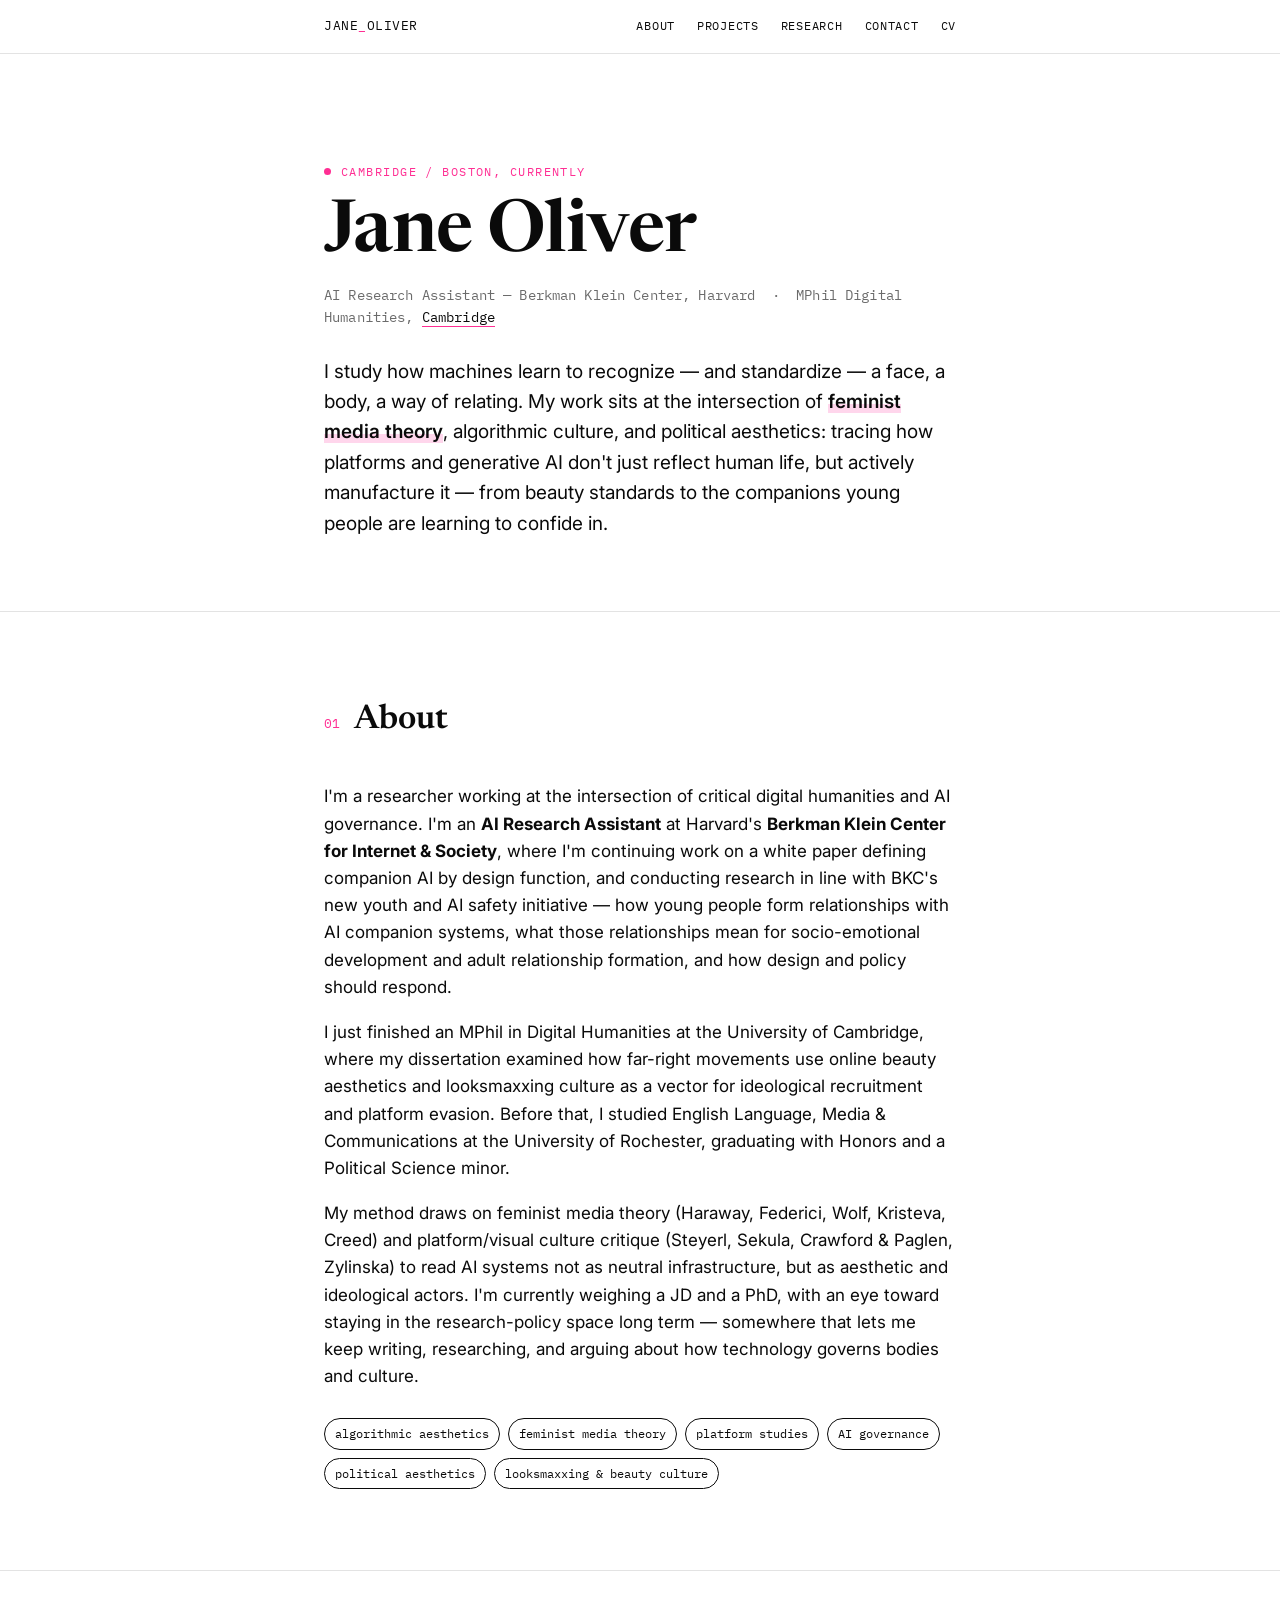
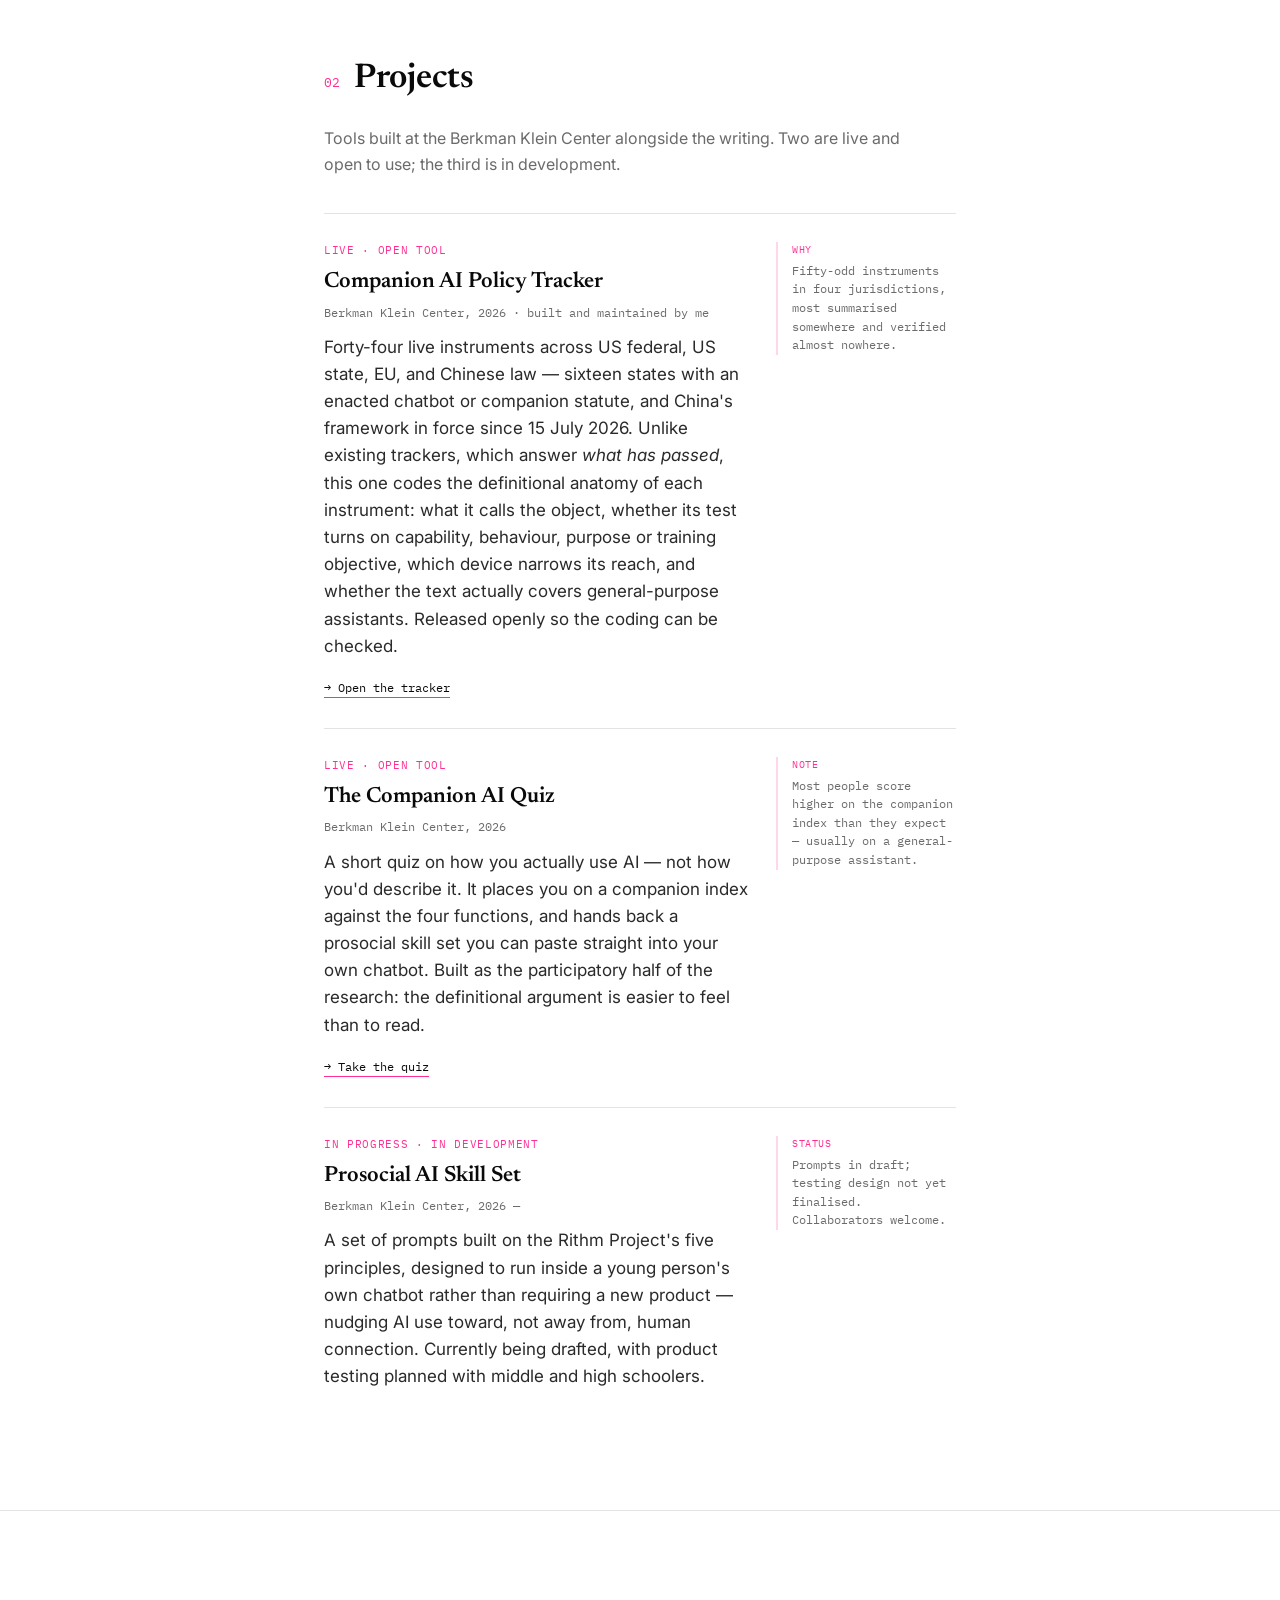
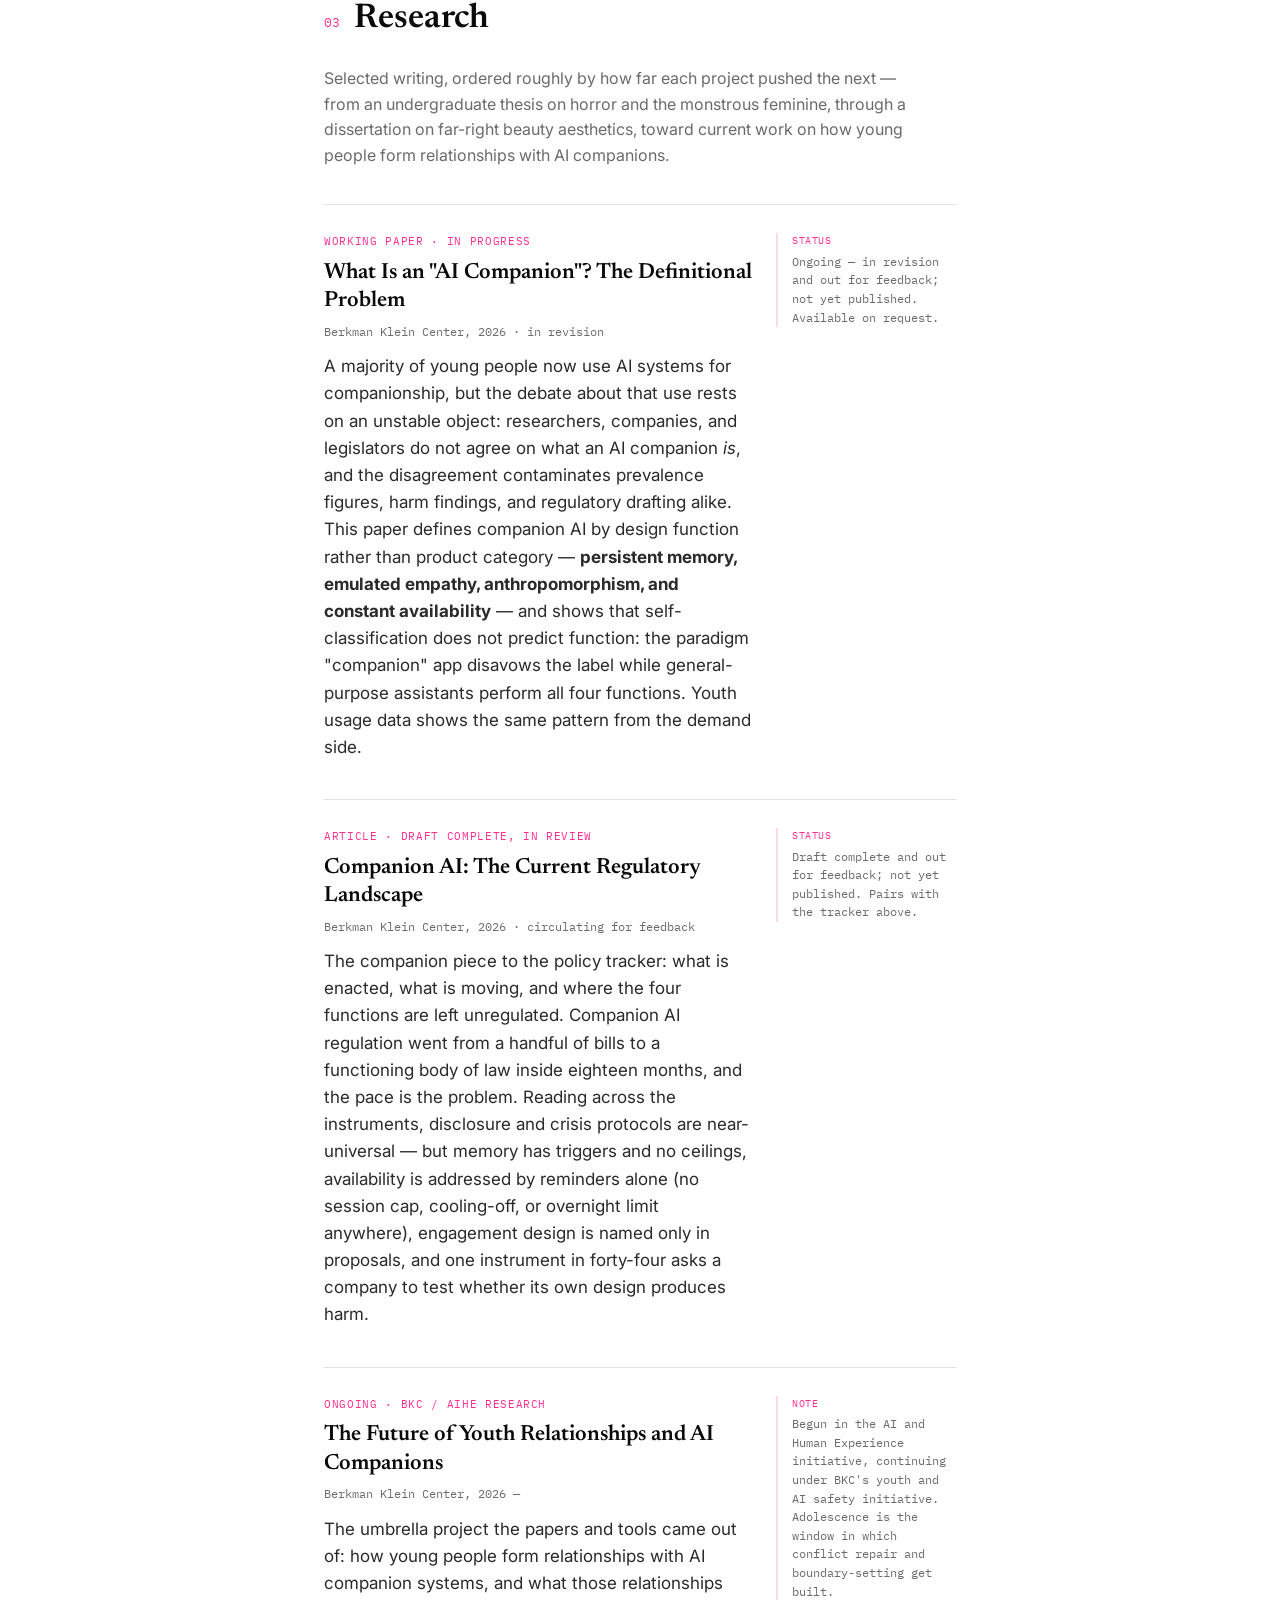
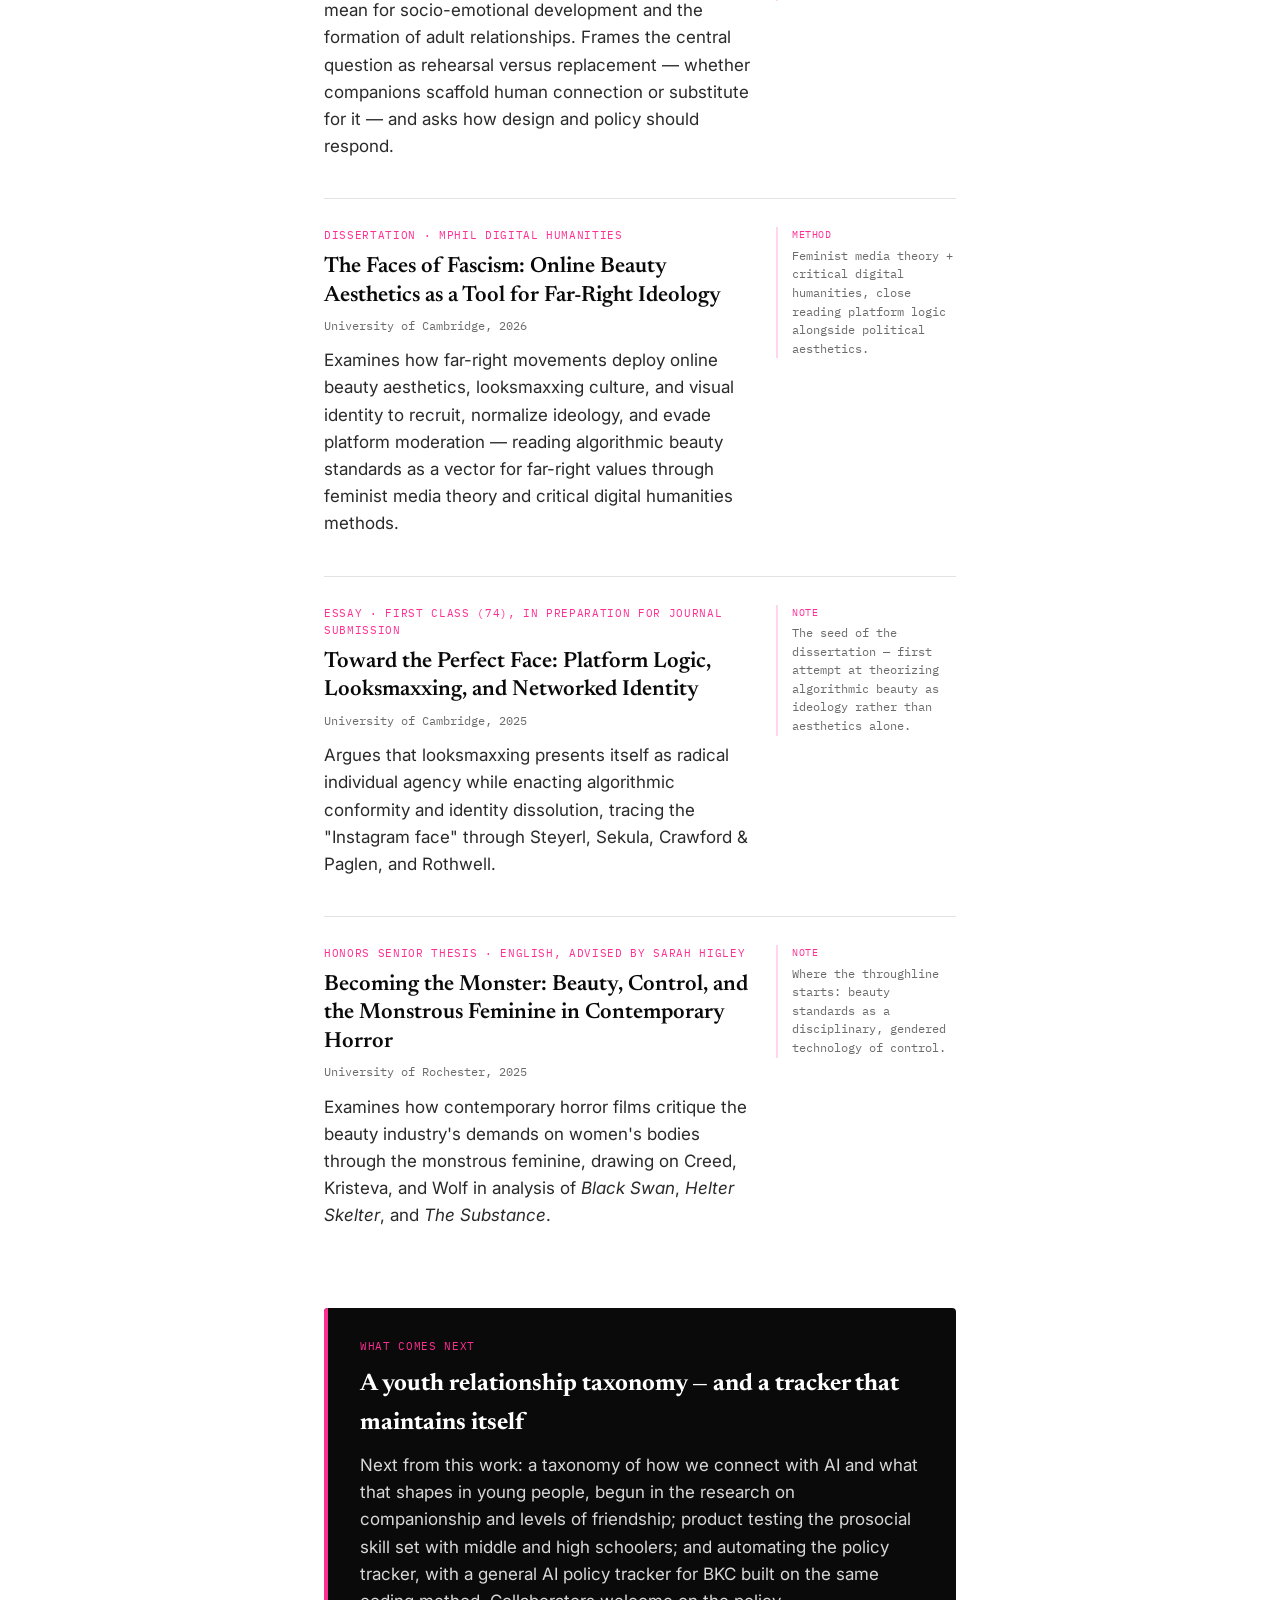
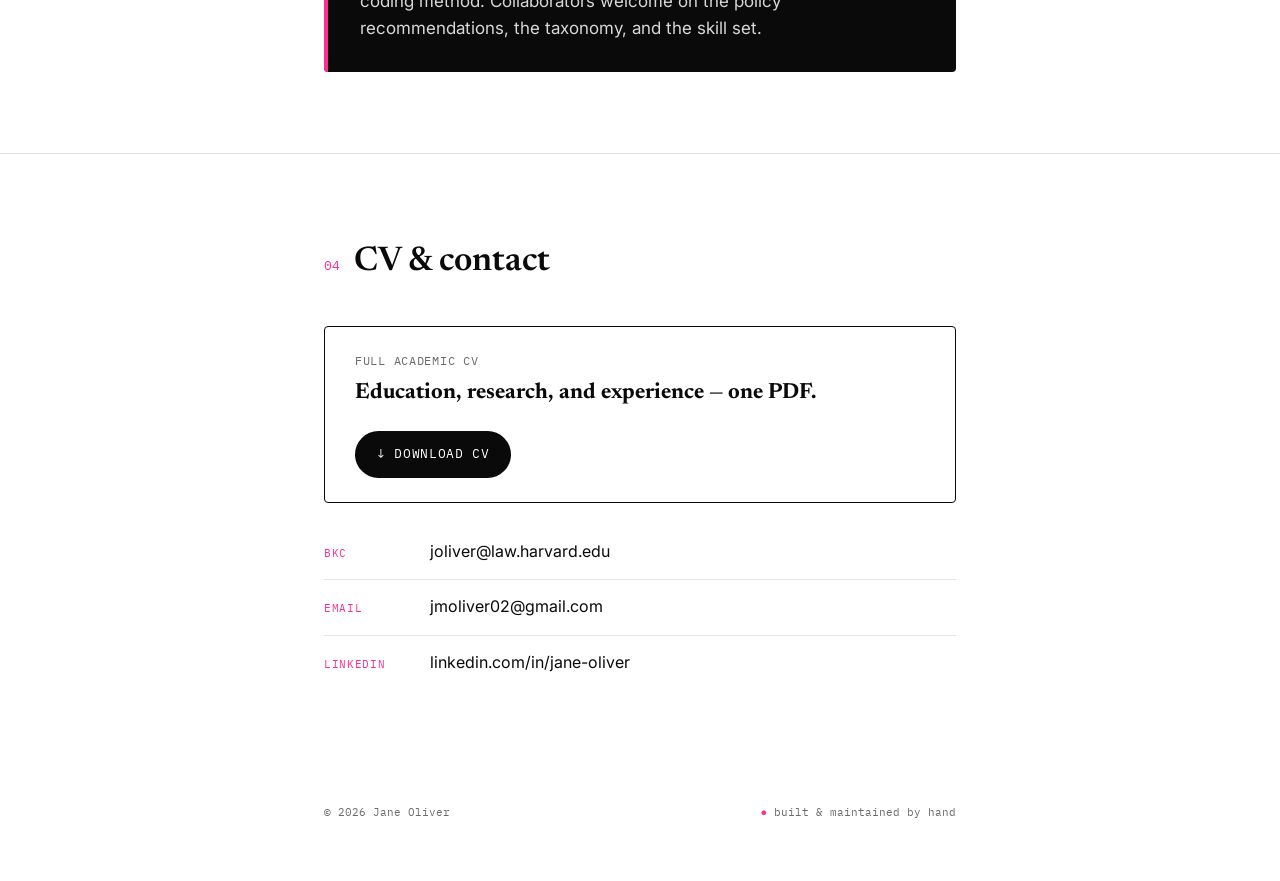
<file: index.html>
<!DOCTYPE html>
<html lang="en">
<head>
<meta charset="UTF-8" />
<meta name="viewport" content="width=device-width, initial-scale=1" />
<title>Jane Oliver</title>
<meta name="description" content="Jane Oliver — researcher working on companion AI and youth, algorithmic culture, feminist media theory, and political aesthetics. Berkman Klein Center, Harvard." />

<link rel="preconnect" href="https://fonts.googleapis.com">
<link rel="preconnect" href="https://fonts.gstatic.com" crossorigin>
<link href="https://fonts.googleapis.com/css2?family=Newsreader:ital,wght@0,500;0,600;1,500&family=Inter:wght@400;500;600&family=IBM+Plex+Mono:wght@400;500&display=swap" rel="stylesheet">

<link rel="stylesheet" href="styles.css" />
</head>
<body>

<header class="topbar">
  <div class="wrap">
    <div class="brand">jane<span>_</span>oliver</div>
    <nav class="nav">
      <a href="#about">about</a>
      <a href="#projects">projects</a>
      <a href="#research">research</a>
      <a href="#contact">contact</a>
      <a href="assets/Jane_Oliver_CV.pdf" target="_blank" rel="noopener">cv</a>
    </nav>
  </div>
</header>

<main>

  <section class="hero">
    <div class="wrap">
      <p class="eyebrow"><span class="dot"></span> cambridge / boston, currently</p>
      <h1>Jane Oliver</h1>
      <p class="role">
        AI Research Assistant — Berkman Klein Center, Harvard &nbsp;·&nbsp;
        MPhil Digital Humanities, <a href="https://www.cam.ac.uk/" target="_blank" rel="noopener">Cambridge</a>
      </p>
  <p class="lede">
        I study how machines learn to recognize — and standardize — a face, a body, a way of
        relating. My work sits at the intersection of <strong>feminist media theory</strong>,
        algorithmic culture, and political aesthetics: tracing how platforms and generative AI
        don't just reflect human life, but actively manufacture it — from beauty standards to the
        companions young people are learning to confide in.
      </p>
    </div>
  </section>

  <section id="about">
    <div class="wrap">
      <div class="section-head">
        <span class="num">01</span>
        <h2>About</h2>
      </div>
      <div class="about-grid">
        <div class="about">
      <p>
            I'm a researcher working at the intersection of critical digital humanities and AI
            governance. I'm an <strong>AI Research Assistant</strong> at Harvard's
            <strong>Berkman Klein Center for Internet &amp; Society</strong>, where I'm continuing
            work on a white paper defining companion AI by design function, and conducting research
            in line with BKC's new youth and AI safety initiative — how young people form
            relationships with AI companion systems, what those relationships mean for
            socio-emotional development and adult relationship formation, and how design and policy
            should respond.
          </p>
          <p>
            I just finished an MPhil in Digital Humanities at the University of Cambridge, where
            my dissertation examined how far-right movements use online beauty aesthetics and
            looksmaxxing culture as a vector for ideological recruitment and platform evasion.
            Before that, I studied English Language, Media &amp; Communications at the University
            of Rochester, graduating with Honors and a Political Science minor.
          </p>
          <p>
            My method draws on feminist media theory (Haraway, Federici, Wolf, Kristeva, Creed)
            and platform/visual culture critique (Steyerl, Sekula, Crawford &amp; Paglen, Zylinska)
            to read AI systems not as neutral infrastructure, but as aesthetic and ideological
            actors. I'm currently weighing a JD and a PhD, with an eye toward staying in the
            research-policy space long term — somewhere that lets me keep writing, researching,
            and arguing about how technology governs bodies and culture.
          </p>
          <div class="keywords">
            <span>algorithmic aesthetics</span>
            <span>feminist media theory</span>
            <span>platform studies</span>
            <span>AI governance</span>
            <span>political aesthetics</span>
            <span>looksmaxxing &amp; beauty culture</span>
          </div>
        </div>
      </div>
    </div>
  </section>

  <section id="projects">
    <div class="wrap">
      <div class="section-head">
        <span class="num">02</span>
        <h2>Projects</h2>
      </div>
      <p class="section-intro">
        Tools built at the Berkman Klein Center alongside the writing. Two are live and open to
        use; the third is in development.
      </p>

      <div class="entry">
        <div class="entry-main">
          <span class="entry-tag">Live · open tool</span>
          <h3>Companion AI Policy Tracker</h3>
          <p class="entry-meta">Berkman Klein Center, 2026 · built and maintained by me</p>
          <p>
            Forty-four live instruments across US federal, US state, EU, and Chinese law — sixteen
            states with an enacted chatbot or companion statute, and China's framework in force
            since 15 July 2026. Unlike existing trackers, which answer <em>what has passed</em>,
            this one codes the definitional anatomy of each instrument: what it calls the object,
            whether its test turns on capability, behaviour, purpose or training objective, which
            device narrows its reach, and whether the text actually covers general-purpose
            assistants. Released openly so the coding can be checked.
          </p>
          <a class="entry-link" href="https://joliver-commits.github.io/companion-ai-policy-tracker/" target="_blank" rel="noopener">→ Open the tracker</a>
        </div>
        <div class="marginalia">
          <span class="gloss">why</span>
          Fifty-odd instruments in four jurisdictions, most summarised somewhere and verified
          almost nowhere.
        </div>
      </div>

      <div class="entry">
        <div class="entry-main">
          <span class="entry-tag">Live · open tool</span>
          <h3>The Companion AI Quiz</h3>
          <p class="entry-meta">Berkman Klein Center, 2026</p>
          <p>
            A short quiz on how you actually use AI — not how you'd describe it. It places you on
            a companion index against the four functions, and hands back a prosocial skill set you
            can paste straight into your own chatbot. Built as the participatory half of the
            research: the definitional argument is easier to feel than to read.
          </p>
          <a class="entry-link" href="https://joliver-commits.github.io/companion-ai-quiz/" target="_blank" rel="noopener">→ Take the quiz</a>
        </div>
        <div class="marginalia">
          <span class="gloss">note</span>
          Most people score higher on the companion index than they expect — usually on a
          general-purpose assistant.
        </div>
      </div>

      <div class="entry">
        <div class="entry-main">
          <span class="entry-tag">In progress · in development</span>
          <h3>Prosocial AI Skill Set</h3>
          <p class="entry-meta">Berkman Klein Center, 2026 —</p>
          <p>
            A set of prompts built on the Rithm Project's five principles, designed to run inside
            a young person's own chatbot rather than requiring a new product — nudging AI use
            toward, not away from, human connection. Currently being drafted, with product testing
            planned with middle and high schoolers.
          </p>
        </div>
        <div class="marginalia">
          <span class="gloss">status</span>
          Prompts in draft; testing design not yet finalised. Collaborators welcome.
        </div>
      </div>
    </div>
  </section>

  <section id="research">
    <div class="wrap">
      <div class="section-head">
        <span class="num">03</span>
        <h2>Research</h2>
      </div>
      <p class="section-intro">
        Selected writing, ordered roughly by how far each project pushed the next — from an
        undergraduate thesis on horror and the monstrous feminine, through a dissertation on
        far-right beauty aesthetics, toward current work on how young people form relationships
        with AI companions.
      </p>

      <div class="entry">
        <div class="entry-main">
          <span class="entry-tag">Working paper · in progress</span>
          <h3>What Is an "AI Companion"? The Definitional Problem</h3>
          <p class="entry-meta">Berkman Klein Center, 2026 · in revision</p>
          <p>
            A majority of young people now use AI systems for companionship, but the debate about
            that use rests on an unstable object: researchers, companies, and legislators do not
            agree on what an AI companion <em>is</em>, and the disagreement contaminates
            prevalence figures, harm findings, and regulatory drafting alike. This paper defines
            companion AI by design function rather than product category — <strong>persistent
            memory, emulated empathy, anthropomorphism, and constant availability</strong> — and
            shows that self-classification does not predict function: the paradigm "companion" app
            disavows the label while general-purpose assistants perform all four functions. Youth
            usage data shows the same pattern from the demand side.
          </p>
        </div>
        <div class="marginalia">
          <span class="gloss">status</span>
          Ongoing — in revision and out for feedback; not yet published. Available on request.
        </div>
      </div>

      <div class="entry">
        <div class="entry-main">
          <span class="entry-tag">Article · draft complete, in review</span>
          <h3>Companion AI: The Current Regulatory Landscape</h3>
          <p class="entry-meta">Berkman Klein Center, 2026 · circulating for feedback</p>
          <p>
            The companion piece to the policy tracker: what is enacted, what is moving, and where
            the four functions are left unregulated. Companion AI regulation went from a handful of
            bills to a functioning body of law inside eighteen months, and the pace is the problem.
            Reading across the instruments, disclosure and crisis protocols are near-universal —
            but memory has triggers and no ceilings, availability is addressed by reminders alone
            (no session cap, cooling-off, or overnight limit anywhere), engagement design is named
            only in proposals, and one instrument in forty-four asks a company to test whether its
            own design produces harm.
          </p>
        </div>
        <div class="marginalia">
          <span class="gloss">status</span>
          Draft complete and out for feedback; not yet published. Pairs with the tracker above.
        </div>
      </div>

      <div class="entry">
        <div class="entry-main">
          <span class="entry-tag">Ongoing · BKC / AIHE research</span>
          <h3>The Future of Youth Relationships and AI Companions</h3>
          <p class="entry-meta">Berkman Klein Center, 2026 —</p>
          <p>
            The umbrella project the papers and tools came out of: how young people form
            relationships with AI companion systems, and what those relationships mean for
            socio-emotional development and the formation of adult relationships. Frames the
            central question as rehearsal versus replacement — whether companions scaffold human
            connection or substitute for it — and asks how design and policy should respond.
          </p>
        </div>
        <div class="marginalia">
          <span class="gloss">note</span>
          Begun in the AI and Human Experience initiative, continuing under BKC's youth and AI
          safety initiative. Adolescence is the window in which conflict repair and
          boundary-setting get built.
        </div>
      </div>

      <div class="entry">
        <div class="entry-main">
          <span class="entry-tag">Dissertation · MPhil Digital Humanities</span>
          <h3>The Faces of Fascism: Online Beauty Aesthetics as a Tool for Far-Right Ideology</h3>
          <p class="entry-meta">University of Cambridge, 2026</p>
          <p>
            Examines how far-right movements deploy online beauty aesthetics, looksmaxxing
            culture, and visual identity to recruit, normalize ideology, and evade platform
            moderation — reading algorithmic beauty standards as a vector for far-right values
            through feminist media theory and critical digital humanities methods.
          </p>
        </div>
        <div class="marginalia">
          <span class="gloss">method</span>
          Feminist media theory + critical digital humanities, close reading platform logic
          alongside political aesthetics.
        </div>
      </div>

      <div class="entry">
        <div class="entry-main">
          <span class="entry-tag">Essay · First Class (74), in preparation for journal submission</span>
          <h3>Toward the Perfect Face: Platform Logic, Looksmaxxing, and Networked Identity</h3>
          <p class="entry-meta">University of Cambridge, 2025</p>
          <p>
            Argues that looksmaxxing presents itself as radical individual agency while enacting
            algorithmic conformity and identity dissolution, tracing the "Instagram face" through
            Steyerl, Sekula, Crawford &amp; Paglen, and Rothwell.
          </p>
        </div>
        <div class="marginalia">
          <span class="gloss">note</span>
          The seed of the dissertation — first attempt at theorizing algorithmic beauty as
          ideology rather than aesthetics alone.
        </div>
      </div>

      <div class="entry">
        <div class="entry-main">
          <span class="entry-tag">Honors senior thesis · English, advised by Sarah Higley</span>
          <h3>Becoming the Monster: Beauty, Control, and the Monstrous Feminine in Contemporary Horror</h3>
          <p class="entry-meta">University of Rochester, 2025</p>
          <p>
            Examines how contemporary horror films critique the beauty industry's demands on
            women's bodies through the monstrous feminine, drawing on Creed, Kristeva, and Wolf
            in analysis of <em>Black Swan</em>, <em>Helter Skelter</em>, and <em>The Substance</em>.
          </p>
        </div>
        <div class="marginalia">
          <span class="gloss">note</span>
          Where the throughline starts: beauty standards as a disciplinary, gendered technology
          of control.
        </div>
      </div>

      <div class="forthcoming">
        <span class="entry-tag">What comes next</span>
        <h3>A youth relationship taxonomy — and a tracker that maintains itself</h3>
        <p>
          Next from this work: a taxonomy of how we connect with AI and what that shapes in young
          people, begun in the research on companionship and levels of friendship; product testing
          the prosocial skill set with middle and high schoolers; and automating the policy tracker,
          with a general AI policy tracker for BKC built on the same coding method. Collaborators
          welcome on the policy recommendations, the taxonomy, and the skill set.
        </p>
      </div>
    </div>
  </section>

  <section id="contact">
    <div class="wrap">
      <div class="section-head">
        <span class="num">04</span>
        <h2>CV &amp; contact</h2>
      </div>

      <div class="cv-card">
        <div>
          <div class="cv-label">Full academic CV</div>
          <h3>Education, research, and experience — one PDF.</h3>
        </div>
        <a class="btn" href="assets/Jane_Oliver_CV.pdf" target="_blank" rel="noopener">↓ Download CV</a>
      </div>

      <div class="contact-list">
        <div class="contact-row">
          <span class="clabel">BKC</span>
          <a href="mailto:joliver@law.harvard.edu">joliver@law.harvard.edu</a>
        </div>
        <div class="contact-row">
          <span class="clabel">Email</span>
          <a href="mailto:jmoliver02@gmail.com">jmoliver02@gmail.com</a>
        </div>
        <div class="contact-row">
          <span class="clabel">LinkedIn</span>
          <a href="https://www.linkedin.com/in/jane-oliver-b367851b2/" target="_blank" rel="noopener">linkedin.com/in/jane-oliver</a>
        </div>
      </div>
    </div>
  </section>

</main>

<footer>
  <div class="wrap">
    <span>© 2026 Jane Oliver</span>
    <span><span class="glyph">●</span> built &amp; maintained by hand</span>
  </div>
</footer>

</body>
</html>
</file>
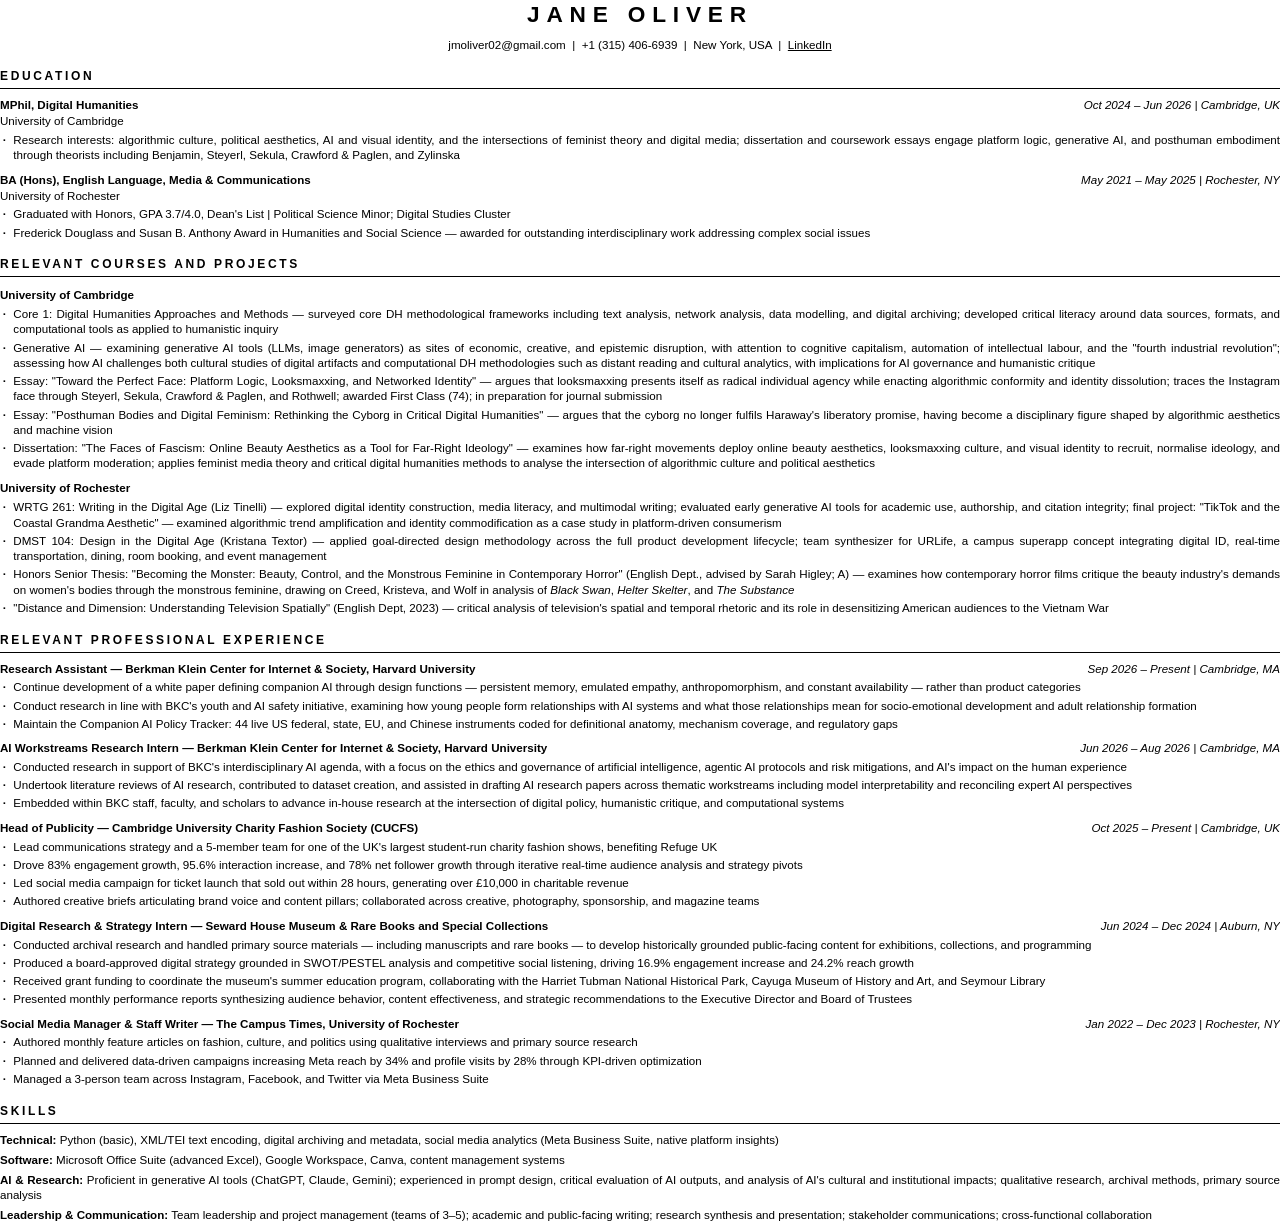
<file: cv-source/cv.html>
<!DOCTYPE html>
<html lang="en">
<head>
<meta charset="UTF-8" />
<title>Jane Oliver — CV</title>
<style>
  @page { size: letter; margin: 0.5in 0.6in; }
  * { box-sizing: border-box; }
  body {
    margin: 0;
    font-family: "Liberation Sans", Arial, Helvetica, sans-serif;
    font-size: 8.7pt;
    line-height: 1.32;
    color: #000;
  }
  a { color: #000; text-decoration: underline; }

  h1 {
    font-size: 17pt;
    font-weight: bold;
    letter-spacing: 0.30em;
    text-align: center;
    margin: 0 0 5pt;
    text-transform: uppercase;
  }
  .contact { text-align: center; font-size: 8.7pt; margin: 0 0 13pt; }

  h2 {
    font-size: 9pt;
    font-weight: bold;
    letter-spacing: 0.22em;
    text-transform: uppercase;
    margin: 13pt 0 6pt;
    padding-bottom: 2.5pt;
    border-bottom: 0.9pt solid #000;
  }
  h2:first-of-type { margin-top: 0; }

  .entry { margin-bottom: 7pt; }
  .entry:last-child { margin-bottom: 0; }
  .row {
    display: flex;
    justify-content: space-between;
    align-items: baseline;
    gap: 14pt;
  }
  .title { font-weight: bold; }
  .when { white-space: nowrap; font-style: italic; }
  .org { margin-top: 0.5pt; }
  .subhead { font-weight: bold; margin: 7pt 0 3pt; }
  .subhead:first-child { margin-top: 0; }

  ul { list-style: none; margin: 2.5pt 0 0; padding: 0; }
  li {
    position: relative;
    padding-left: 10pt;
    margin-bottom: 2.2pt;
    text-align: justify;
  }
  li::before { content: "·"; position: absolute; left: 2pt; font-weight: bold; }
  li:last-child { margin-bottom: 0; }

  .skills p { margin: 0 0 3.5pt; text-align: justify; }
  .skills p:last-child { margin-bottom: 0; }
  .skills .lbl { font-weight: bold; }

  h2, .subhead { break-after: avoid; page-break-after: avoid; }
  .entry, li { break-inside: avoid; page-break-inside: avoid; }
</style>
</head>
<body>

<h1>Jane Oliver</h1>
<p class="contact">
  jmoliver02@gmail.com &nbsp;|&nbsp; +1 (315) 406-6939 &nbsp;|&nbsp; New York, USA &nbsp;|&nbsp;
  <a href="https://www.linkedin.com/in/jane-oliver-b367851b2/">LinkedIn</a>
</p>

<h2>Education</h2>

<div class="entry">
  <div class="row">
    <span class="title">MPhil, Digital Humanities</span>
    <span class="when">Oct 2024 – Jun 2026 | Cambridge, UK</span>
  </div>
  <div class="org">University of Cambridge</div>
  <ul>
    <li>Research interests: algorithmic culture, political aesthetics, AI and visual identity, and the intersections of feminist theory and digital media; dissertation and coursework essays engage platform logic, generative AI, and posthuman embodiment through theorists including Benjamin, Steyerl, Sekula, Crawford &amp; Paglen, and Zylinska</li>
  </ul>
</div>

<div class="entry">
  <div class="row">
    <span class="title">BA (Hons), English Language, Media &amp; Communications</span>
    <span class="when">May 2021 – May 2025 | Rochester, NY</span>
  </div>
  <div class="org">University of Rochester</div>
  <ul>
    <li>Graduated with Honors, GPA 3.7/4.0, Dean's List | Political Science Minor; Digital Studies Cluster</li>
    <li>Frederick Douglass and Susan B. Anthony Award in Humanities and Social Science — awarded for outstanding interdisciplinary work addressing complex social issues</li>
  </ul>
</div>

<h2>Relevant Courses and Projects</h2>

<div class="subhead">University of Cambridge</div>
<ul>
  <li>Core 1: Digital Humanities Approaches and Methods — surveyed core DH methodological frameworks including text analysis, network analysis, data modelling, and digital archiving; developed critical literacy around data sources, formats, and computational tools as applied to humanistic inquiry</li>
  <li>Generative AI — examining generative AI tools (LLMs, image generators) as sites of economic, creative, and epistemic disruption, with attention to cognitive capitalism, automation of intellectual labour, and the "fourth industrial revolution"; assessing how AI challenges both cultural studies of digital artifacts and computational DH methodologies such as distant reading and cultural analytics, with implications for AI governance and humanistic critique</li>
  <li>Essay: "Toward the Perfect Face: Platform Logic, Looksmaxxing, and Networked Identity" — argues that looksmaxxing presents itself as radical individual agency while enacting algorithmic conformity and identity dissolution; traces the Instagram face through Steyerl, Sekula, Crawford &amp; Paglen, and Rothwell; awarded First Class (74); in preparation for journal submission</li>
  <li>Essay: "Posthuman Bodies and Digital Feminism: Rethinking the Cyborg in Critical Digital Humanities" — argues that the cyborg no longer fulfils Haraway's liberatory promise, having become a disciplinary figure shaped by algorithmic aesthetics and machine vision</li>
  <li>Dissertation: "The Faces of Fascism: Online Beauty Aesthetics as a Tool for Far-Right Ideology" — examines how far-right movements deploy online beauty aesthetics, looksmaxxing culture, and visual identity to recruit, normalise ideology, and evade platform moderation; applies feminist media theory and critical digital humanities methods to analyse the intersection of algorithmic culture and political aesthetics</li>
</ul>

<div class="subhead">University of Rochester</div>
<ul>
  <li>WRTG 261: Writing in the Digital Age (Liz Tinelli) — explored digital identity construction, media literacy, and multimodal writing; evaluated early generative AI tools for academic use, authorship, and citation integrity; final project: "TikTok and the Coastal Grandma Aesthetic" — examined algorithmic trend amplification and identity commodification as a case study in platform-driven consumerism</li>
  <li>DMST 104: Design in the Digital Age (Kristana Textor) — applied goal-directed design methodology across the full product development lifecycle; team synthesizer for URLife, a campus superapp concept integrating digital ID, real-time transportation, dining, room booking, and event management</li>
  <li>Honors Senior Thesis: "Becoming the Monster: Beauty, Control, and the Monstrous Feminine in Contemporary Horror" (English Dept., advised by Sarah Higley; A) — examines how contemporary horror films critique the beauty industry's demands on women's bodies through the monstrous feminine, drawing on Creed, Kristeva, and Wolf in analysis of <em>Black Swan</em>, <em>Helter Skelter</em>, and <em>The Substance</em></li>
  <li>"Distance and Dimension: Understanding Television Spatially" (English Dept, 2023) — critical analysis of television's spatial and temporal rhetoric and its role in desensitizing American audiences to the Vietnam War</li>
</ul>

<h2>Relevant Professional Experience</h2>

<div class="entry">
  <div class="row">
    <span class="title">Research Assistant — Berkman Klein Center for Internet &amp; Society, Harvard University</span>
    <span class="when">Sep 2026 – Present | Cambridge, MA</span>
  </div>
  <ul>
    <li>Continue development of a white paper defining companion AI through design functions — persistent memory, emulated empathy, anthropomorphism, and constant availability — rather than product categories</li>
    <li>Conduct research in line with BKC's youth and AI safety initiative, examining how young people form relationships with AI systems and what those relationships mean for socio-emotional development and adult relationship formation</li>
    <li>Maintain the Companion AI Policy Tracker: 44 live US federal, state, EU, and Chinese instruments coded for definitional anatomy, mechanism coverage, and regulatory gaps</li>
  </ul>
</div>

<div class="entry">
  <div class="row">
    <span class="title">AI Workstreams Research Intern — Berkman Klein Center for Internet &amp; Society, Harvard University</span>
    <span class="when">Jun 2026 – Aug 2026 | Cambridge, MA</span>
  </div>
  <ul>
    <li>Conducted research in support of BKC's interdisciplinary AI agenda, with a focus on the ethics and governance of artificial intelligence, agentic AI protocols and risk mitigations, and AI's impact on the human experience</li>
    <li>Undertook literature reviews of AI research, contributed to dataset creation, and assisted in drafting AI research papers across thematic workstreams including model interpretability and reconciling expert AI perspectives</li>
    <li>Embedded within BKC staff, faculty, and scholars to advance in-house research at the intersection of digital policy, humanistic critique, and computational systems</li>
  </ul>
</div>

<div class="entry">
  <div class="row">
    <span class="title">Head of Publicity — Cambridge University Charity Fashion Society (CUCFS)</span>
    <span class="when">Oct 2025 – Present | Cambridge, UK</span>
  </div>
  <ul>
    <li>Lead communications strategy and a 5-member team for one of the UK's largest student-run charity fashion shows, benefiting Refuge UK</li>
    <li>Drove 83% engagement growth, 95.6% interaction increase, and 78% net follower growth through iterative real-time audience analysis and strategy pivots</li>
    <li>Led social media campaign for ticket launch that sold out within 28 hours, generating over £10,000 in charitable revenue</li>
    <li>Authored creative briefs articulating brand voice and content pillars; collaborated across creative, photography, sponsorship, and magazine teams</li>
  </ul>
</div>

<div class="entry">
  <div class="row">
    <span class="title">Digital Research &amp; Strategy Intern — Seward House Museum &amp; Rare Books and Special Collections</span>
    <span class="when">Jun 2024 – Dec 2024 | Auburn, NY</span>
  </div>
  <ul>
    <li>Conducted archival research and handled primary source materials — including manuscripts and rare books — to develop historically grounded public-facing content for exhibitions, collections, and programming</li>
    <li>Produced a board-approved digital strategy grounded in SWOT/PESTEL analysis and competitive social listening, driving 16.9% engagement increase and 24.2% reach growth</li>
    <li>Received grant funding to coordinate the museum's summer education program, collaborating with the Harriet Tubman National Historical Park, Cayuga Museum of History and Art, and Seymour Library</li>
    <li>Presented monthly performance reports synthesizing audience behavior, content effectiveness, and strategic recommendations to the Executive Director and Board of Trustees</li>
  </ul>
</div>

<div class="entry">
  <div class="row">
    <span class="title">Social Media Manager &amp; Staff Writer — The Campus Times, University of Rochester</span>
    <span class="when">Jan 2022 – Dec 2023 | Rochester, NY</span>
  </div>
  <ul>
    <li>Authored monthly feature articles on fashion, culture, and politics using qualitative interviews and primary source research</li>
    <li>Planned and delivered data-driven campaigns increasing Meta reach by 34% and profile visits by 28% through KPI-driven optimization</li>
    <li>Managed a 3-person team across Instagram, Facebook, and Twitter via Meta Business Suite</li>
  </ul>
</div>

<h2>Skills</h2>
<div class="skills">
  <p><span class="lbl">Technical:</span> Python (basic), XML/TEI text encoding, digital archiving and metadata, social media analytics (Meta Business Suite, native platform insights)</p>
  <p><span class="lbl">Software:</span> Microsoft Office Suite (advanced Excel), Google Workspace, Canva, content management systems</p>
  <p><span class="lbl">AI &amp; Research:</span> Proficient in generative AI tools (ChatGPT, Claude, Gemini); experienced in prompt design, critical evaluation of AI outputs, and analysis of AI's cultural and institutional impacts; qualitative research, archival methods, primary source analysis</p>
  <p><span class="lbl">Leadership &amp; Communication:</span> Team leadership and project management (teams of 3–5); academic and public-facing writing; research synthesis and presentation; stakeholder communications; cross-functional collaboration</p>
</div>

</body>
</html>
</file>
<file: styles.css>
/* ============================================
   Jane Oliver — design tokens
   Palette: paper white / ink black / hot pink
   Type: Newsreader (display) + Inter (body) + IBM Plex Mono (labels/utility)
   ============================================ */

:root {
  --white: #ffffff;
  --black: #0a0a0a;
  --pink: #ff2e93;
  --pink-dim: #ffd6ec;
  --grey: #6b6b6b;
  --line: #e3e3e3;

  --serif: "Newsreader", Georgia, serif;
  --sans: "Inter", -apple-system, BlinkMacSystemFont, "Segoe UI", sans-serif;
  --mono: "IBM Plex Mono", "SFMono-Regular", Consolas, monospace;

  --max: 760px;
  --pad: clamp(24px, 6vw, 64px);
}

* {
  box-sizing: border-box;
}

html {
  scroll-behavior: smooth;
}

@media (prefers-reduced-motion: reduce) {
  html {
    scroll-behavior: auto;
  }
  * {
    animation-duration: 0.01ms !important;
    transition-duration: 0.01ms !important;
  }
}

body {
  margin: 0;
  background: var(--white);
  color: var(--black);
  font-family: var(--sans);
  font-size: 17px;
  line-height: 1.6;
  -webkit-font-smoothing: antialiased;
}

a {
  color: inherit;
  text-decoration: none;
}

::selection {
  background: var(--pink);
  color: var(--white);
}

:focus-visible {
  outline: 2px solid var(--pink);
  outline-offset: 3px;
}

/* ---------- layout shell ---------- */

.wrap {
  max-width: var(--max);
  margin: 0 auto;
  padding: 0 var(--pad);
}

/* ---------- top bar ---------- */

.topbar {
  position: sticky;
  top: 0;
  z-index: 20;
  background: rgba(255, 255, 255, 0.92);
  backdrop-filter: blur(6px);
  border-bottom: 1px solid var(--line);
}

.topbar .wrap {
  display: flex;
  align-items: center;
  justify-content: space-between;
  padding-top: 16px;
  padding-bottom: 16px;
}

.brand {
  font-family: var(--mono);
  font-size: 13px;
  letter-spacing: 0.04em;
  text-transform: uppercase;
}

.brand span {
  color: var(--pink);
}

.nav {
  display: flex;
  gap: 22px;
  font-family: var(--mono);
  font-size: 12px;
  letter-spacing: 0.06em;
  text-transform: uppercase;
}

.nav a {
  position: relative;
  padding-bottom: 2px;
}

.nav a::after {
  content: "";
  position: absolute;
  left: 0;
  bottom: -2px;
  height: 2px;
  width: 0;
  background: var(--pink);
  transition: width 0.2s ease;
}

.nav a:hover::after,
.nav a:focus-visible::after {
  width: 100%;
}

/* ---------- hero ---------- */

.hero {
  padding-top: clamp(56px, 12vh, 110px);
  padding-bottom: clamp(40px, 8vh, 72px);
  border-bottom: 1px solid var(--line);
}

.hero .eyebrow {
  font-family: var(--mono);
  font-size: 12px;
  letter-spacing: 0.12em;
  text-transform: uppercase;
  color: var(--pink);
  margin: 0 0 18px;
  display: flex;
  align-items: center;
  gap: 10px;
}

.hero .eyebrow .dot {
  width: 7px;
  height: 7px;
  border-radius: 50%;
  background: var(--pink);
  display: inline-block;
  animation: blink 2.4s ease-in-out infinite;
}

@keyframes blink {
  0%, 100% { opacity: 1; }
  50% { opacity: 0.25; }
}

.hero h1 {
  font-family: var(--serif);
  font-weight: 600;
  font-size: clamp(42px, 8vw, 72px);
  line-height: 0.98;
  margin: 0 0 6px;
  letter-spacing: -0.01em;
}

.hero h1 .mark {
  background: var(--black);
  color: var(--white);
  padding: 0 0.12em;
  box-decoration-break: clone;
  -webkit-box-decoration-break: clone;
}

.hero .role {
  font-family: var(--mono);
  font-size: 14px;
  color: var(--grey);
  margin: 14px 0 28px;
  letter-spacing: 0.01em;
}

.hero .role a {
  color: var(--black);
  border-bottom: 1px solid var(--pink);
}

.hero .role a:hover {
  color: var(--pink);
}

.hero p.lede {
  font-size: 19px;
  max-width: 58ch;
  margin: 0;
}

.hero p.lede strong {
  background: linear-gradient(transparent 60%, var(--pink-dim) 60%);
  font-weight: 600;
}

/* ---------- section scaffolding ---------- */

section {
  padding: clamp(48px, 9vh, 88px) 0;
  border-bottom: 1px solid var(--line);
}

section:last-of-type {
  border-bottom: none;
}

.section-head {
  display: flex;
  align-items: baseline;
  gap: 14px;
  margin-bottom: 36px;
}

.section-head .num {
  font-family: var(--mono);
  font-size: 13px;
  color: var(--pink);
}

.section-head h2 {
  font-family: var(--serif);
  font-size: clamp(26px, 4vw, 34px);
  font-weight: 600;
  margin: 0;
}

.section-intro {
  max-width: 60ch;
  color: var(--grey);
  margin: -16px 0 36px;
  font-size: 16px;
}

/* ---------- about ---------- */

.about-grid {
  display: grid;
  grid-template-columns: 1fr;
  gap: 28px;
}

.about p {
  margin: 0 0 18px;
  max-width: 64ch;
}

.about .keywords {
  margin-top: 28px;
  display: flex;
  flex-wrap: wrap;
  gap: 8px;
}

.keywords span {
  font-family: var(--mono);
  font-size: 12px;
  border: 1px solid var(--black);
  padding: 5px 10px;
  border-radius: 999px;
  transition: background 0.15s ease, color 0.15s ease, border-color 0.15s ease;
}

.keywords span:hover {
  background: var(--pink);
  border-color: var(--pink);
  color: var(--white);
}

/* ---------- research entries with marginalia ---------- */

.entry {
  display: grid;
  grid-template-columns: minmax(0, 1fr) 180px;
  gap: 24px;
  padding: 28px 0;
  border-top: 1px solid var(--line);
}

.entry:first-of-type {
  border-top: none;
  padding-top: 0;
}

.entry-main .entry-tag {
  font-family: var(--mono);
  font-size: 11px;
  letter-spacing: 0.06em;
  text-transform: uppercase;
  color: var(--pink);
  margin-bottom: 8px;
  display: block;
}

.entry-main h3 {
  font-family: var(--serif);
  font-size: 22px;
  font-weight: 600;
  margin: 0 0 6px;
  line-height: 1.3;
}

.entry-main .entry-meta {
  font-family: var(--mono);
  font-size: 12px;
  color: var(--grey);
  margin: 0 0 12px;
}

.entry-main p {
  margin: 0 0 10px;
  color: #2a2a2a;
  max-width: 62ch;
}

.entry-main .entry-link {
  display: inline-block;
  margin-top: 8px;
  font-family: var(--mono);
  font-size: 12px;
  border-bottom: 1px solid var(--pink);
}

.entry-main .entry-link:hover {
  color: var(--pink);
}

.marginalia {
  font-family: var(--mono);
  font-size: 12px;
  line-height: 1.55;
  color: var(--grey);
  border-left: 2px solid var(--pink-dim);
  padding-left: 14px;
  align-self: start;
}

.marginalia .gloss {
  color: var(--pink);
  display: block;
  margin-bottom: 4px;
  text-transform: uppercase;
  letter-spacing: 0.05em;
  font-size: 10px;
}

@media (max-width: 640px) {
  .entry {
    grid-template-columns: 1fr;
  }
  .marginalia {
    border-left: none;
    border-top: 2px solid var(--pink-dim);
    padding-left: 0;
    padding-top: 10px;
  }
}

/* ---------- forthcoming / in progress ---------- */

.forthcoming {
  margin-top: 40px;
  background: var(--black);
  color: var(--white);
  padding: 30px clamp(20px, 4vw, 36px);
  border-radius: 4px;
  position: relative;
  overflow: hidden;
}

.forthcoming::before {
  content: "";
  position: absolute;
  top: 0;
  left: 0;
  height: 100%;
  width: 4px;
  background: var(--pink);
}

.forthcoming .entry-tag {
  color: var(--pink);
  font-family: var(--mono);
  font-size: 11px;
  text-transform: uppercase;
  letter-spacing: 0.06em;
  display: block;
  margin-bottom: 10px;
}

.forthcoming h3 {
  font-family: var(--serif);
  font-size: 24px;
  margin: 0 0 10px;
}

.forthcoming p {
  margin: 0;
  color: #d8d8d8;
  max-width: 60ch;
}

/* ---------- CV / contact ---------- */

.cv-card {
  display: flex;
  flex-wrap: wrap;
  align-items: center;
  justify-content: space-between;
  gap: 20px;
  border: 1px solid var(--black);
  padding: 24px clamp(20px, 4vw, 30px);
  border-radius: 4px;
}

.cv-card .cv-label {
  font-family: var(--mono);
  font-size: 12px;
  text-transform: uppercase;
  letter-spacing: 0.06em;
  color: var(--grey);
  margin-bottom: 6px;
}

.cv-card h3 {
  font-family: var(--serif);
  font-size: 22px;
  margin: 0;
}

.btn {
  font-family: var(--mono);
  font-size: 13px;
  text-transform: uppercase;
  letter-spacing: 0.05em;
  background: var(--black);
  color: var(--white);
  padding: 13px 22px;
  border-radius: 999px;
  display: inline-flex;
  align-items: center;
  gap: 8px;
  transition: background 0.18s ease;
  white-space: nowrap;
}

.btn:hover {
  background: var(--pink);
}

.contact-list {
  margin-top: 36px;
  display: grid;
  gap: 14px;
}

.contact-row {
  display: flex;
  align-items: baseline;
  gap: 16px;
  padding-bottom: 14px;
  border-bottom: 1px solid var(--line);
}

.contact-row:last-child {
  border-bottom: none;
}

.contact-row .clabel {
  font-family: var(--mono);
  font-size: 11px;
  text-transform: uppercase;
  letter-spacing: 0.06em;
  color: var(--pink);
  width: 90px;
  flex-shrink: 0;
}

.contact-row a {
  font-size: 16px;
  border-bottom: 1px solid transparent;
}

.contact-row a:hover {
  border-bottom-color: var(--pink);
  color: var(--pink);
}

/* ---------- footer ---------- */

footer {
  padding: 32px 0 60px;
}

footer .wrap {
  display: flex;
  justify-content: space-between;
  align-items: center;
  font-family: var(--mono);
  font-size: 11px;
  color: var(--grey);
  flex-wrap: wrap;
  gap: 10px;
}

footer .glyph {
  color: var(--pink);
}

/* ---------- responsive nav ---------- */

@media (max-width: 560px) {
  .nav {
    gap: 14px;
  }
  .topbar .wrap {
    flex-direction: column;
    align-items: flex-start;
    gap: 10px;
  }
}
</file>
